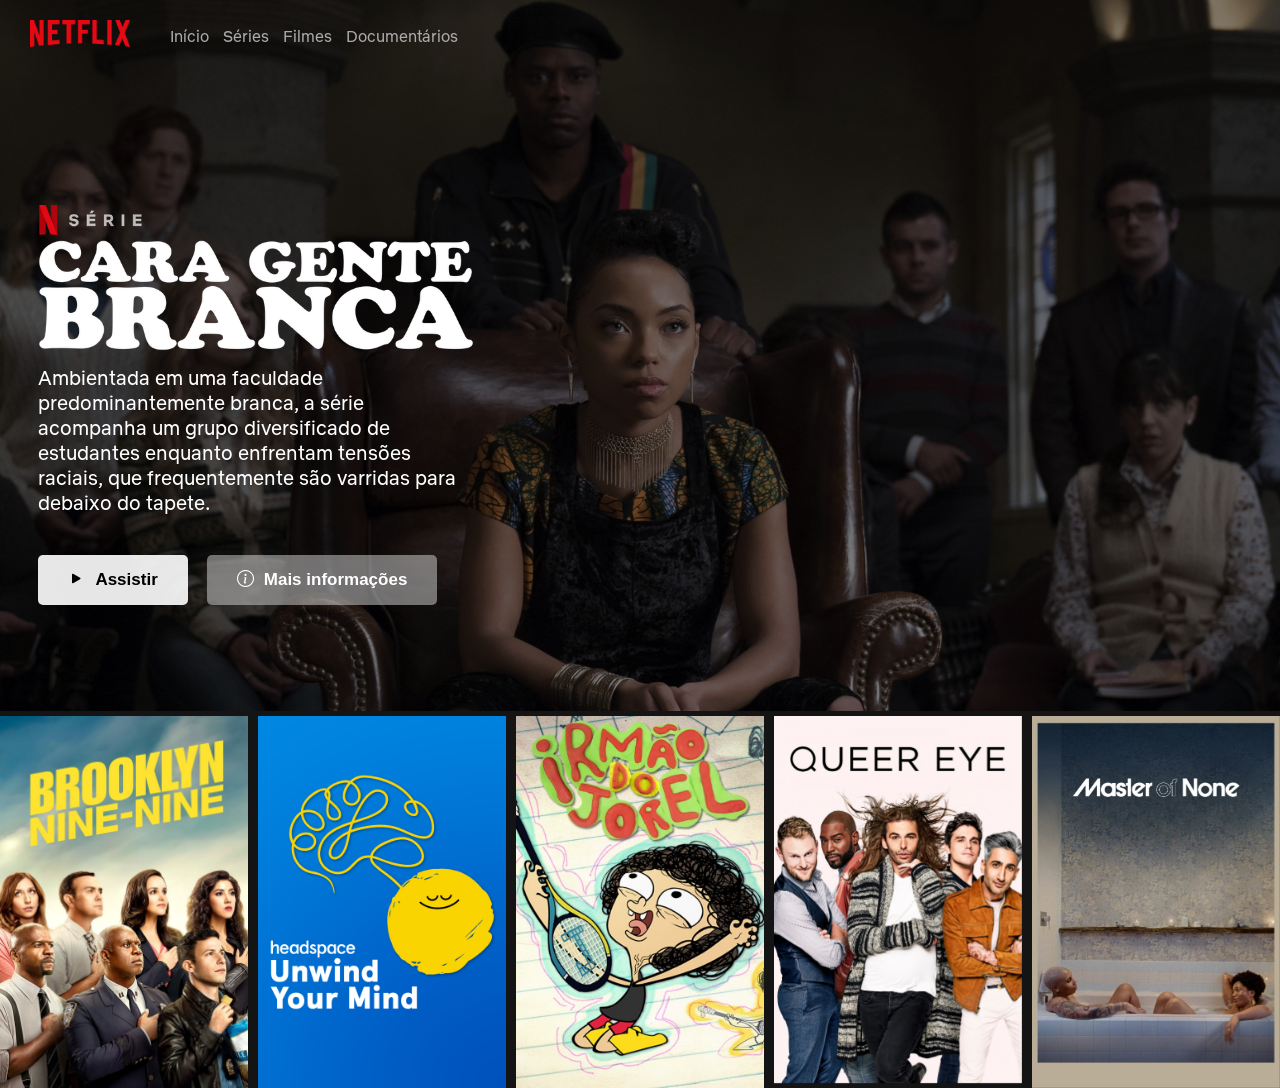
<file: index.html>
<!DOCTYPE html>
<html lang="en">
  <head>
    <meta charset="UTF-8" />
    <meta http-equiv="X-UA-Compatible" content="IE=edge" />
    <meta name="viewport" content="width=device-width, initial-scale=1.0" />
    <link rel="stylesheet" href="style/main.css" />
    <link rel="stylesheet" href="style/responsive.css" />
    <link rel="stylesheet" href="https://cdn.jsdelivr.net/npm/bootstrap-icons@1.5.0/font/bootstrap-icons.css" />
    <link rel="stylesheet" href="style/owl/owl.carousel.min.css" />
    <link rel="stylesheet" href="style/owl/owl.theme.default.min.css" />
    <title>Netflix</title>
  </head>

  <body>
    <main>
      <div class="bg">
        <header>
          <div class="container1">
            <!--<img src="./img/logo.png" alt="logo" />-->
            <a href="#"><img src="./img/logo.png" class="logo" /></a>
            <nav>
              <a href="#">Início</a>
              <a href="#">Séries</a>
              <a href="#">Filmes</a>
              <a href="#">Documentários</a>
            </nav>
          </div>
        </header>

        <div class="filme-principal">
          <div class="container2">
            <img src="img/cgb.webp" alt="Cara Gente Branca" class="titulo" />
            <p class="descricao">
              Ambientada em uma faculdade predominantemente branca, a série acompanha um grupo diversificado de estudantes enquanto enfrentam tensões
              raciais, que frequentemente são varridas para debaixo do tapete.
            </p>
            <div class="botoes">
              <button class="botao1" role="button"><i class="bi bi-play-fill"></i>Assistir</button>
              <button class="botao2" role="button"><i class="bi bi-info-circle"></i>Mais informações</button>
            </div>
          </div>
        </div>
      </div>
    </main>

    <div class="carrossel-filmes">
      <div class="owl-carousel owl-theme">
        <div class="item">
          <img src="img/b99.jpg" class="box-filme" alt="" />
        </div>
        <div class="item">
          <img src="img/hs.jpg" class="box-filme" alt="" />
        </div>
        <div class="item">
          <img src="img/idj.jpg" class="box-filme" alt="" />
        </div>
        <div class="item">
          <img src="img/qe.jpg" class="box-filme" alt="" />
        </div>
        <div class="item">
          <img src="img/mon.jpg" class="box-filme" alt="" />
        </div>
      </div>
    </div>

    <script src="js/owl/jquery.min.js"></script>
    <script src="js/owl/owl.carousel.min.js"></script>
    <script src="js/setup.js"></script>
  </body>
</html>
</file>
<file: style/main.css>
@font-face {
  font-family: "Netflix Sans Regular";
  font-style: normal;
  font-weight: normal;
  src: local("Netflix Sans Regular"), url("../fonts/NetflixSansRegular.woff") format("woff");
}

@font-face {
  font-family: "Netflix Sans Icon";
  font-style: normal;
  font-weight: normal;
  src: local("Netflix Sans Icon"), url("../fonts/NetflixSansIcon.woff") format("woff");
}

@font-face {
  font-family: "Netflix Sans Thin";
  font-style: normal;
  font-weight: normal;
  src: local("Netflix Sans Thin"), url("../fonts/NetflixSansThin.woff") format("woff");
}

@font-face {
  font-family: "Netflix Sans Light";
  font-style: normal;
  font-weight: normal;
  src: local("Netflix Sans Light"), url("../fonts/NetflixSansLight.woff") format("woff");
}

@font-face {
  font-family: "Netflix Sans Medium";
  font-style: normal;
  font-weight: normal;
  src: local("Netflix Sans Medium"), url("../fonts/NetflixSansMedium.woff") format("woff");
}

@font-face {
  font-family: "Netflix Sans Bold";
  font-style: normal;
  font-weight: normal;
  src: local("Netflix Sans Bold"), url("../fonts/NetflixSansBold.woff") format("woff");
}

@font-face {
  font-family: "Netflix Sans Black";
  font-style: normal;
  font-weight: normal;
  src: local("Netflix Sans Black"), url("../fonts/NetflixSansBlack.woff") format("woff");
}

:root {
  --red: #e50914;
  --black: #141414;
}

* {
  margin: 0;
  padding: 0;
  box-sizing: border-box;
}

body {
  background-color: var(--black);
  font-family: "Netflix Sans Regular";
  color: white;
}

.bg {
  background: linear-gradient(rgba(0, 0, 0, 0.5), rgba(0, 0, 0, 0.5) 100%), url("../img/capa.jpg");
  background-size: cover;
  background-position: center;
}

header .container1 {
  display: flex;
  flex-direction: row;
  align-items: center;
  justify-content: start;
}

header .logo {
  margin-right: 40px;
  width: 100px;
}

header nav a {
  text-decoration: none;
  color: #aaa;
  margin-right: 10px;
}

header nav a:hover {
  color: #fff;
  transition: 0.5s;
}

.filme-principal {
  font-size: 16px;
  height: 40rem;
  display: flex;
  flex-direction: column;
  align-items: flex-start;
  position: static;
  justify-content: space-evenly;
}

.filme-principal .descricao {
  margin-bottom: 40px;
  margin-top: 10px;
  font-size: 20px;
}

.titulo {
  width: 100%;
}

button.botao1 {
  background-color: rgba(255, 255, 255, 0.9);
  border: none;
  color: black;
  padding: 15px 30px;
  margin-right: 15px;
  font-size: 17px;
  cursor: pointer;
  border-radius: 5px;
  text-align: center;
  font-weight: 600;
}

.botao1:hover {
  background-color: rgba(215, 215, 215, 0.9);
  transition: 1s ease all;
}

.botao2 {
  background-color: rgba(215, 215, 215, 0.5);
  border: none;
  color: white;
  padding: 15px 30px;
  margin-right: 15px;
  cursor: pointer;
  font-size: 17px;
  border-radius: 5px;
  font-weight: 600;
}

.botao2:hover {
  background-color: rgba(215, 215, 215, 0.4);
  transition: all 0.2s ease-out;
}

.botoes i {
  margin-right: 10px;
}

.container1,
.container2 {
  padding: 3%;
}

.container2 {
  justify-content: center;
}

.container1 {
  padding: 20px 30px;
}

.filme-principal .container2 {
  width: 40%;
}

.box-filme {
  height: 100%;
  width: 100%;
  display: block;
}

.carrossel-filmes {
  margin-top: 5px;
  display: block;
}
</file>
<file: style/responsive.css>
@media screen and (max-width: 700px) {
   header .container1 {
      display: flex;
      flex-direction: column;
   }

   .filme-principal .container2 {
      width: 80%;
      padding: 0;
   }

   .filme-principal {
      align-items: center;
      justify-content: center;
   }

   .filme-principal .descricao {
      display: none;
   }

   .botao1,
   .botao2 {
      margin-top: 10px;
      width: 100%;
   }

   header .logo {
      margin: 0;
   }
}

@media screen and (max-width: 1082px) {
   .botao1,
   .botao2 {
      margin-top: 10px;
      width: 100%;
   }
}

@media screen and (max-width: 341px) {
   header nav a {
      font-size: 12px;
   }
}
</file>
